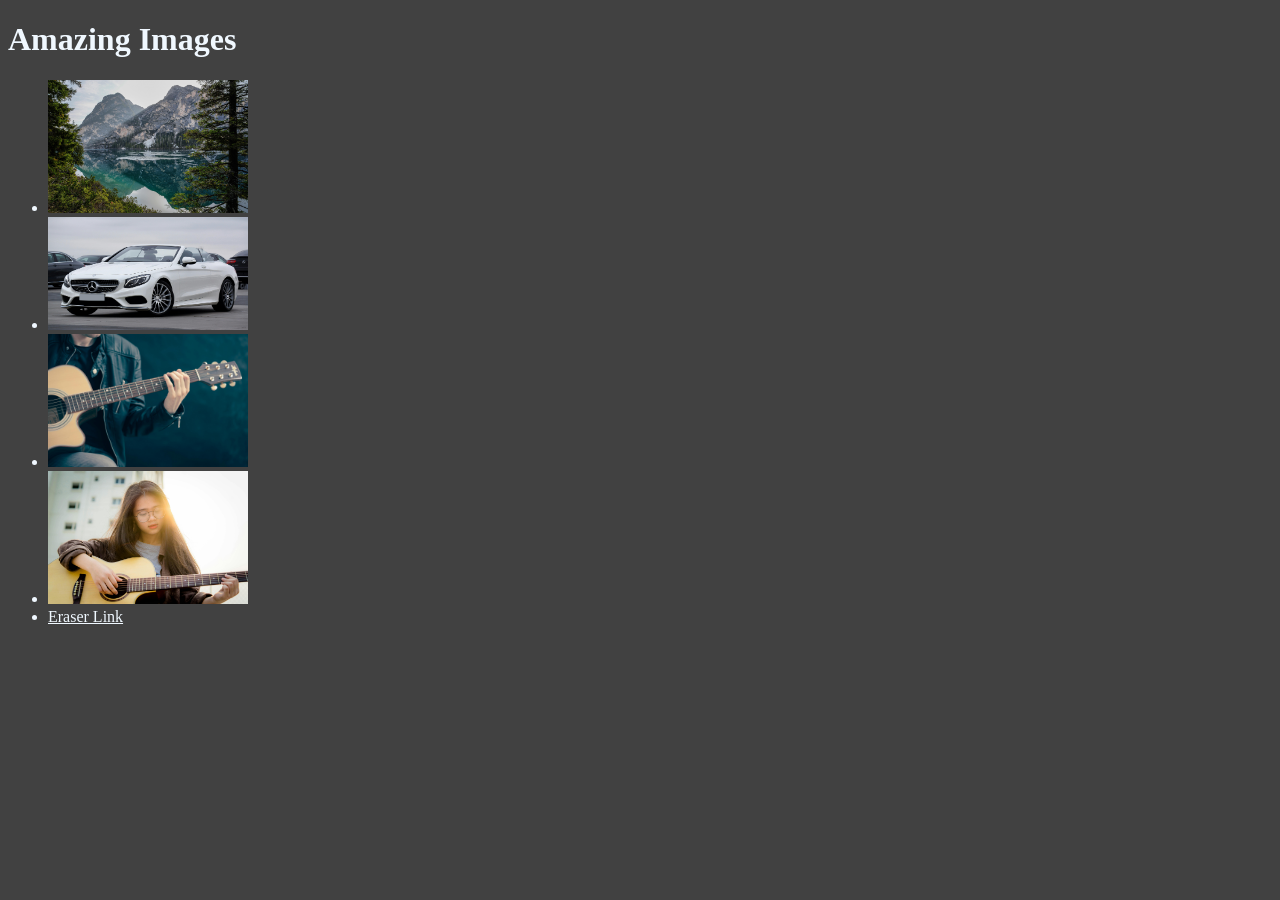
<file: 08_events/index.html>
<!DOCTYPE html>
<html lang="en">
<head>
    <meta charset="UTF-8">
    <meta name="viewport" content="width=device-width, initial-scale=1.0">
    <title>html events</title>
    <style>
        body{
            background-color: #414141;
            color: aliceblue;
        }
        li>img{
            cursor: pointer;
        }
        li > a{
            color: aliceblue;
        }
    </style>
</head>
<body>
    <h1>Amazing Images</h1>
    <ul id="images">
        <li><img width="200px" id="img1" src="pexels-1.jpg" alt=""></li>
        <li><img width="200px" id="img2" src="pexels-2.jpg" alt=""></li>
        <li><img width="200px" id="img3" src="pexels-3.jpg" alt=""></li>
        <li><img width="200px" id="img4" src="pexels-4.jpg" alt=""></li>
        <li><a id="eraser" href="https://app.eraser.io/workspace/xjjx5a6YTsRPWqdFS0br">Eraser Link</a></li>
    </ul>
</body>
<script>
    let img1 = document.getElementById('img1')
    // img1.onclick = () => {
    //     alert("Nature Photo")
    // }

    img1.addEventListener('click', (e) => {
        //console.log(e) //e = object; which have many events
    })


    /* Some Common Events:
        time, timeStamp, defaulPrevented
        target, toElement, srcElement, currentTarget
        clientX, clientY, screenX, screenY, 
        altKey, ctrlKey, shiftKey, keyCode
    */

    //Event Propogation: default val = False, if true = top to bottom
    /*
    document.getElementById('images').addEventListener('click', (e) => {
        console.log('Clicked inside the ul')
    }, true) //false = default event propogation

    document.getElementById('img2').addEventListener('click', (e) => {
        console.log('Car clicked')
        e.stopPropagation() //to stop propogation, only this will work
    }, true) //false = default event propogation

    document.getElementById('eraser').addEventListener('click', (e) => {
        e.preventDefault()
        e.stopPropagation() 
        console.log("Eraser Clicked");
    })
    */

    //Doing small project to understand all: if you click the image image will remove
    document.querySelector('#images').addEventListener('click', (e) => {
        console.log(e.target.parentNode);
        console.log(e.target.tagName)
        if(e.target.tagName === 'IMG') {
            console.log(e.target.id)
            let list = e.target.parentNode
            // list.remove()
            list.parentNode.removeChild(list)
        }
    })

</script>
</html>
</file>
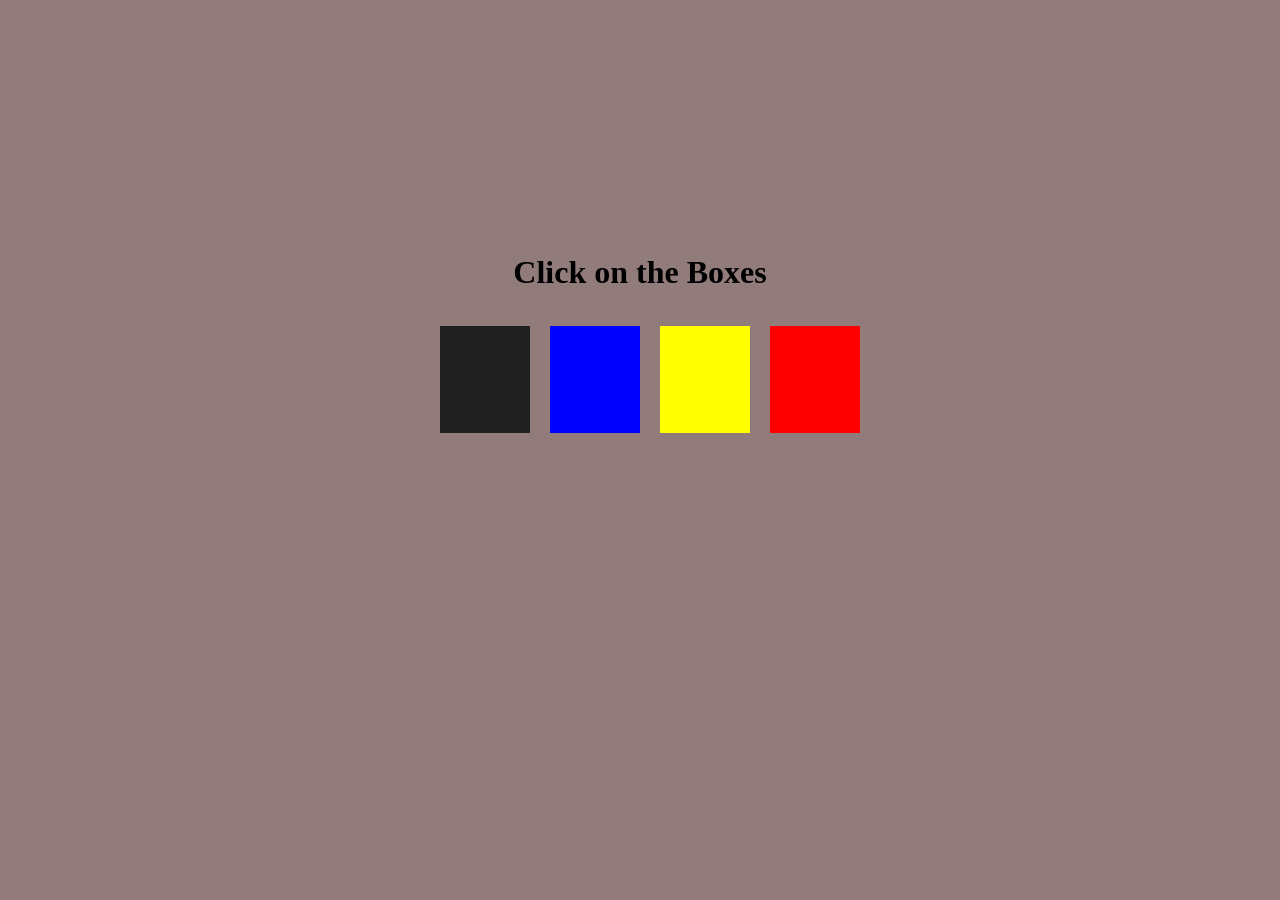
<file: 07_projects/01_Color-Changer/index.html>
<!DOCTYPE html>
<html lang="en">
<head>
    <meta charset="UTF-8">
    <meta name="viewport" content="width=device-width, initial-scale=1.0">
    <title>Color Changer Project</title>
    <link rel="stylesheet" href="style.css">
</head>
<body>
    <div class="container">
        <h1>Click on the Boxes</h1>
        <span class="button" id="black"></span>
        <span class="button" id="blue"></span>
        <span class="button" id="yellow"></span>
        <span class="button" id="red"></span>
    </div>

    <script src="script.js"></script>
</body>
</html>
</file>
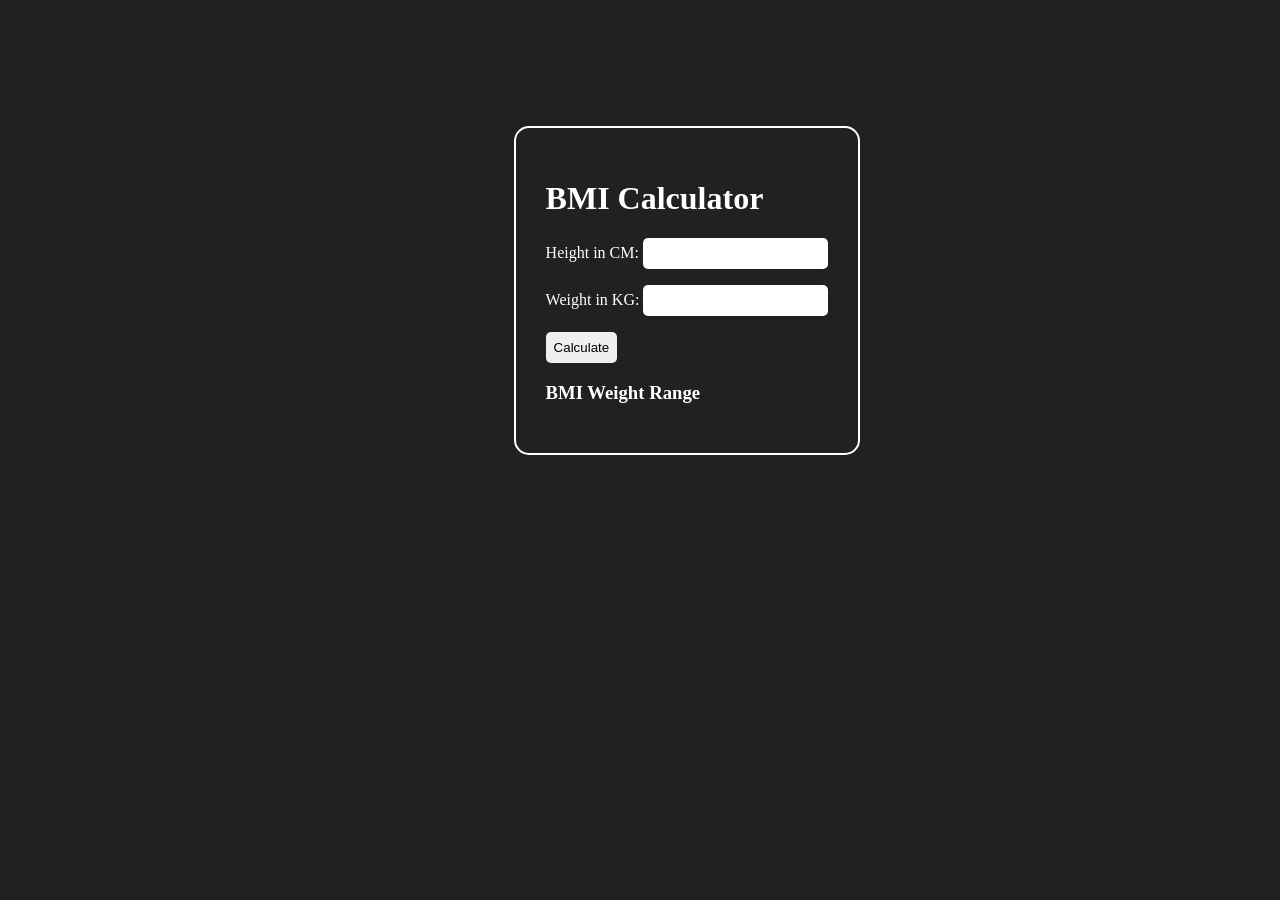
<file: 07_projects/02_BMI-Calculator/index.html>
<!DOCTYPE html>
<html lang="en">
<head>
    <meta charset="UTF-8">
    <meta name="viewport" content="width=device-width, initial-scale=1.0">
    <title>BMI Calculator</title>
    <link rel="stylesheet" href="style.css">
</head>
<body>
    <div class="container">
        <h1>BMI Calculator</h1>
        <form>
            <p>
                <label for="height">Height in CM:</label>
                <input type="text", id="height">
            </p>
            <p>
                <label for="weight">Weight in KG:</label>
                <input type="text" id="weight">
            </p>
            <button>Calculate</button>

            <div class="result"></div>

            <div class="bmi-guide">
                <h3>BMI Weight Range</h3>
                <p id="p1">Under Weight = Less than 18.6</p>
                <p id="p2">Normal Weight = 18.6 to 24.9</p>
                <p id="p3">Over Weight = Greater than 24.9</p>
            </div>
        </form>
    </div>

    <script src="script.js"></script>
</body>
</html>
</file>
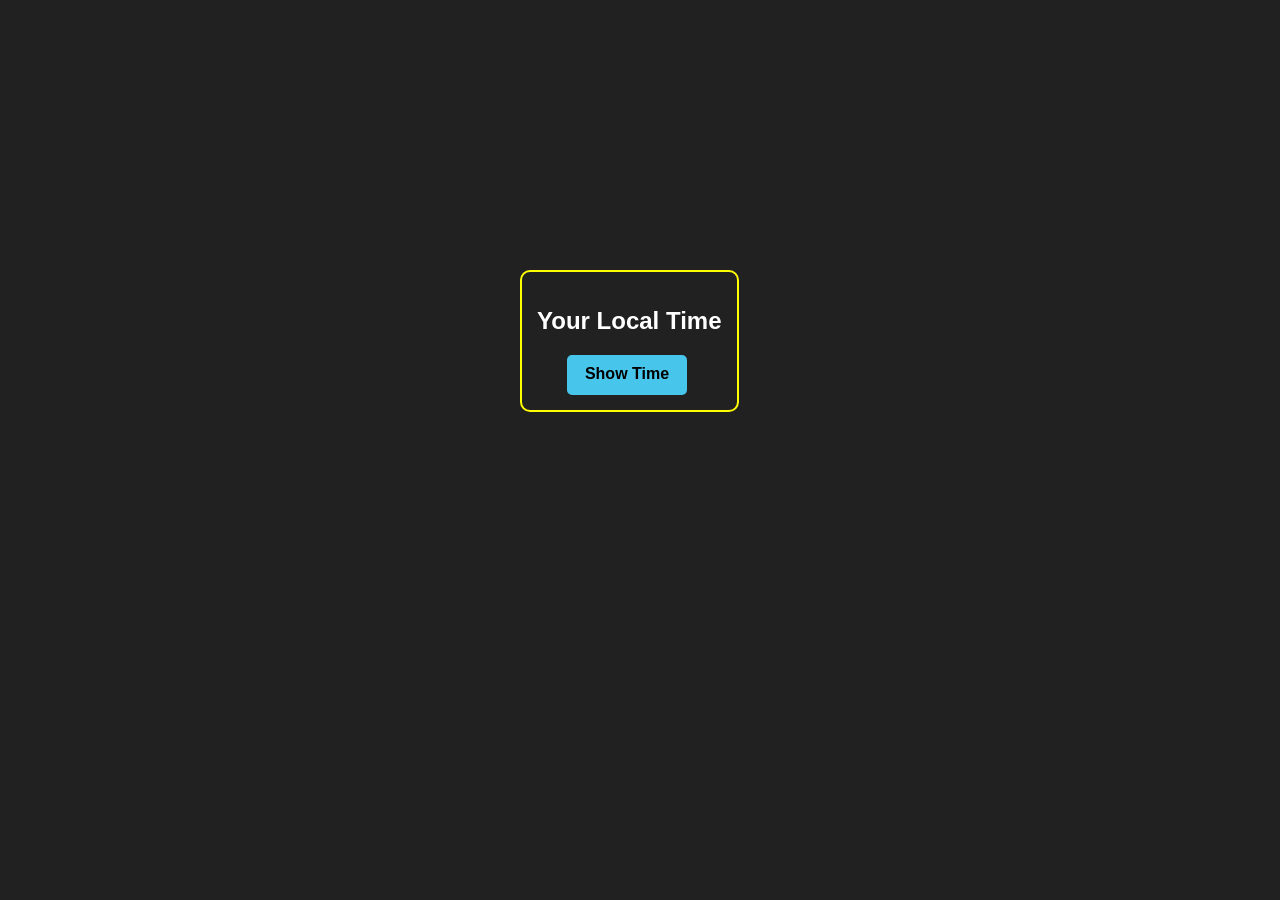
<file: 07_projects/03_Digital-Clock/index.html>
<!DOCTYPE html>
<html lang="en">
<head>
    <meta charset="UTF-8">
    <meta name="viewport" content="width=device-width, initial-scale=1.0">
    <title>Digital Clock</title>
    <style>
        body{
            background-color: #212121;
            color: #fff;
            font-family: Arial, Helvetica, sans-serif;
        }

        .box{
            border: 2px solid yellow;
            border-radius: 10px;
            width: fit-content;
            margin-left: 40vw;
            margin-top: 30vh;
            padding: 15px;
        }

        .clock {
            background-color: #47c5eb;
            border: 2px solid #47c5eb;
            color: black;
            width: 100px;
            height: 20px;
            text-align: center;
            padding: 8px;
            border-radius: 5px;
            margin-left: 30px;
            font-weight: bolder;
        }
        .clock:hover{
            background-color: #212121;
            border: 2px solid white;
            color: white;
        }
    </style>
</head>
<body>
    <div class="box">
        <h2>Your Local Time</h2>
        <div class="clock">Show Time</div>
    </div>

    <script src="script.js"></script>
</body>
</html>
</file>
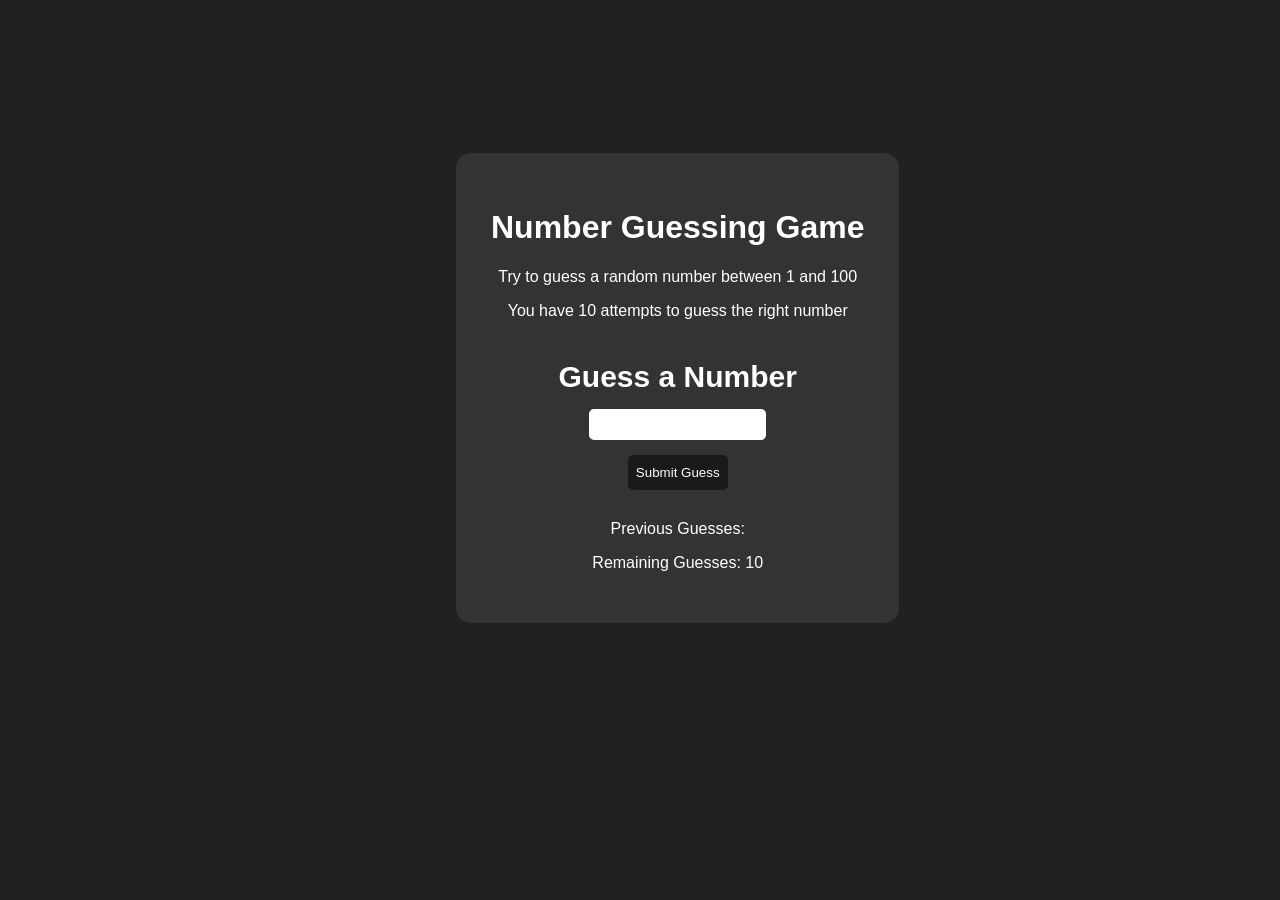
<file: 07_projects/04_Guess-Number/index.html>
<!DOCTYPE html>
<html lang="en">
<head>
    <meta charset="UTF-8">
    <meta name="viewport" content="width=device-width, initial-scale=1.0">
    <title>Guess Number Game</title>
    <link rel="stylesheet" href="style.css">
</head>
<body>
    <div class="card">
        <h1>Number Guessing Game</h1>
        <p>Try to guess a random number between 1 and 100</p>
        <p>You have 10 attempts to guess the right number</p>
        
        <form class="form">
            <label for="guessField" id="guess">Guess a Number</label> <br>
            <input type="text" id="guessField" class="guessField"> <br>
            <input type="submit" id="subt" value="Submit Guess" class="guessSubmit">
        </form>

        <div class="resultParas">
            <p>Previous Guesses: <span class="guesses"></span></p>
            <p>Remaining Guesses: <span class="remainingGuess">10</span></p>
            <p class="lowOrHigh"></p>
            <button id="btn2">Start New Game</button>
        </div>
    </div>

    <script src="script.js"></script>
</body>
</html>
</file>
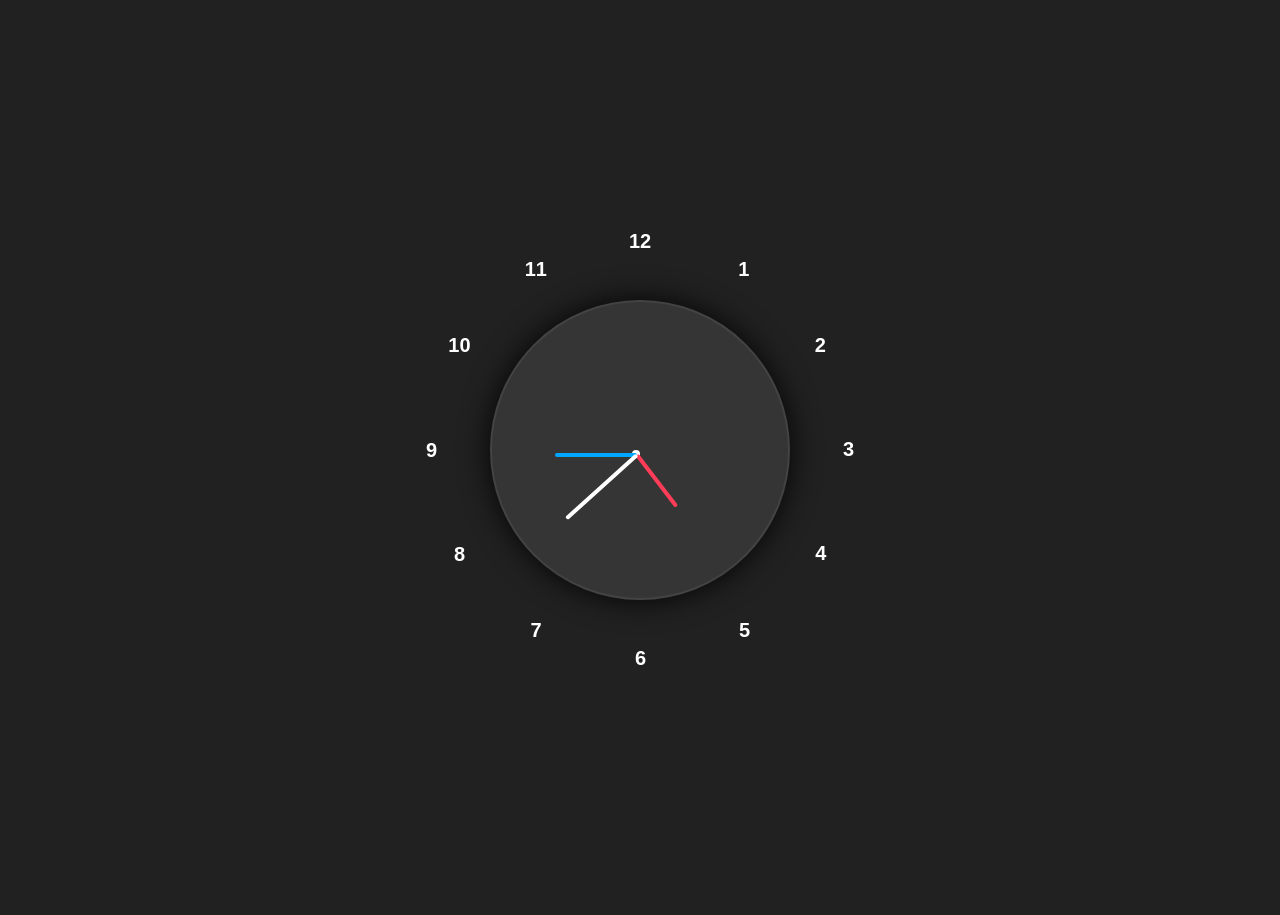
<file: 14_Projects/Analog Clock/index.html>
<!DOCTYPE html>
<html lang="en">
<head>
    <meta charset="UTF-8">
    <meta name="viewport" content="width=device-width, initial-scale=1.0">
    <title>Analog Clock</title>
    <link rel="stylesheet" href="style.css">
</head>
<body>
    <div class="container">
        <div class="clock">

            <div style="--clr:#ff3d58; --h:65px" id="hour" class="hand"><i></i></div>
            <div style="--clr:#00a6ff; --h:82px" id="min" class="hand"><i></i></div>
            <div style="--clr:#fff; --h:95px" id="sec" class="hand"><i></i></div>

            <span style="--i:1;"><b>1</b></span>
            <span style="--i:2;"><b>2</b></span>
            <span style="--i:3;"><b>3</b></span>
            <span style="--i:4;"><b>4</b></span>
            <span style="--i:5;"><b>5</b></span>
            <span style="--i:6;"><b>6</b></span>
            <span style="--i:7;"><b>7</b></span>
            <span style="--i:8;"><b>8</b></span>
            <span style="--i:9;"><b>9</b></span>
            <span style="--i:10;"><b>10</b></span>
            <span style="--i:11;"><b>11</b></span>
            <span style="--i:12;"><b>12</b></span>
        </div>
    </div>

    <script src="script.js"></script>
</body>
</html>
</file>
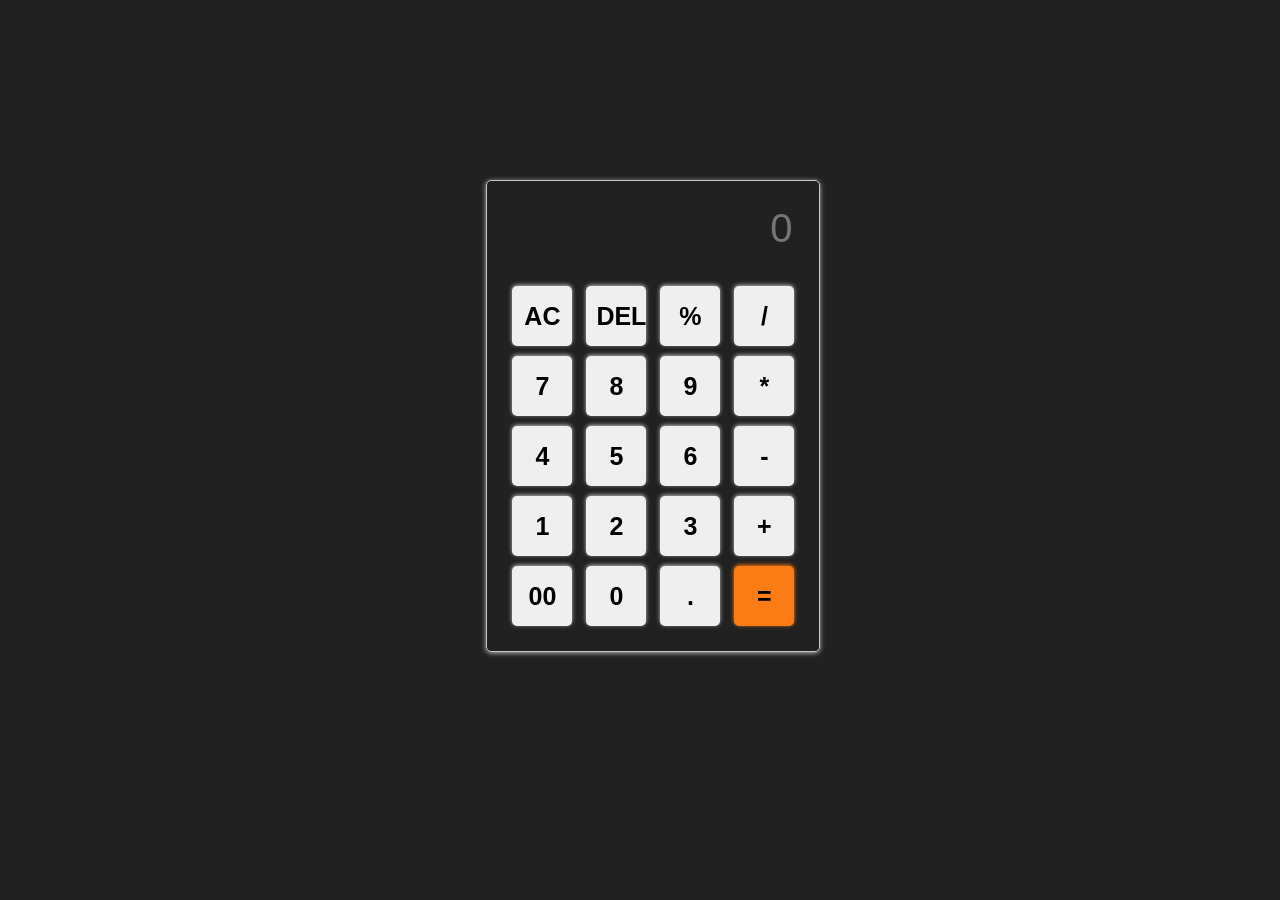
<file: 14_Projects/Calculator/index.html>
<!DOCTYPE html>
<html lang="en">
<head>
    <meta charset="UTF-8">
    <meta name="viewport" content="width=device-width, initial-scale=1.0">
    <title>Calculator</title>
    <link rel="stylesheet" href="style.css">
</head>
<body>
    <div class="card">
        <input class="inputBtn" type="text" placeholder="0">
        <div class="row">
            <button>AC</button>
            <button>DEL</button>
            <button>%</button>
            <button>/</button>
        </div>
        <div class="row">
            <button>7</button>
            <button>8</button>
            <button>9</button>
            <button>*</button>
        </div>
        <div class="row">
            <button>4</button>
            <button>5</button>
            <button>6</button>
            <button>-</button>
        </div>
        <div class="row">
            <button>1</button>
            <button>2</button>
            <button>3</button>
            <button>+</button>
        </div>
        <div class="row">
            <button>00</button>
            <button>0</button>
            <button>.</button>
            <button id="equalBtn">=</button>
        </div>
    </div>

    <script src="script.js"></script>
</body>
</html>
</file>
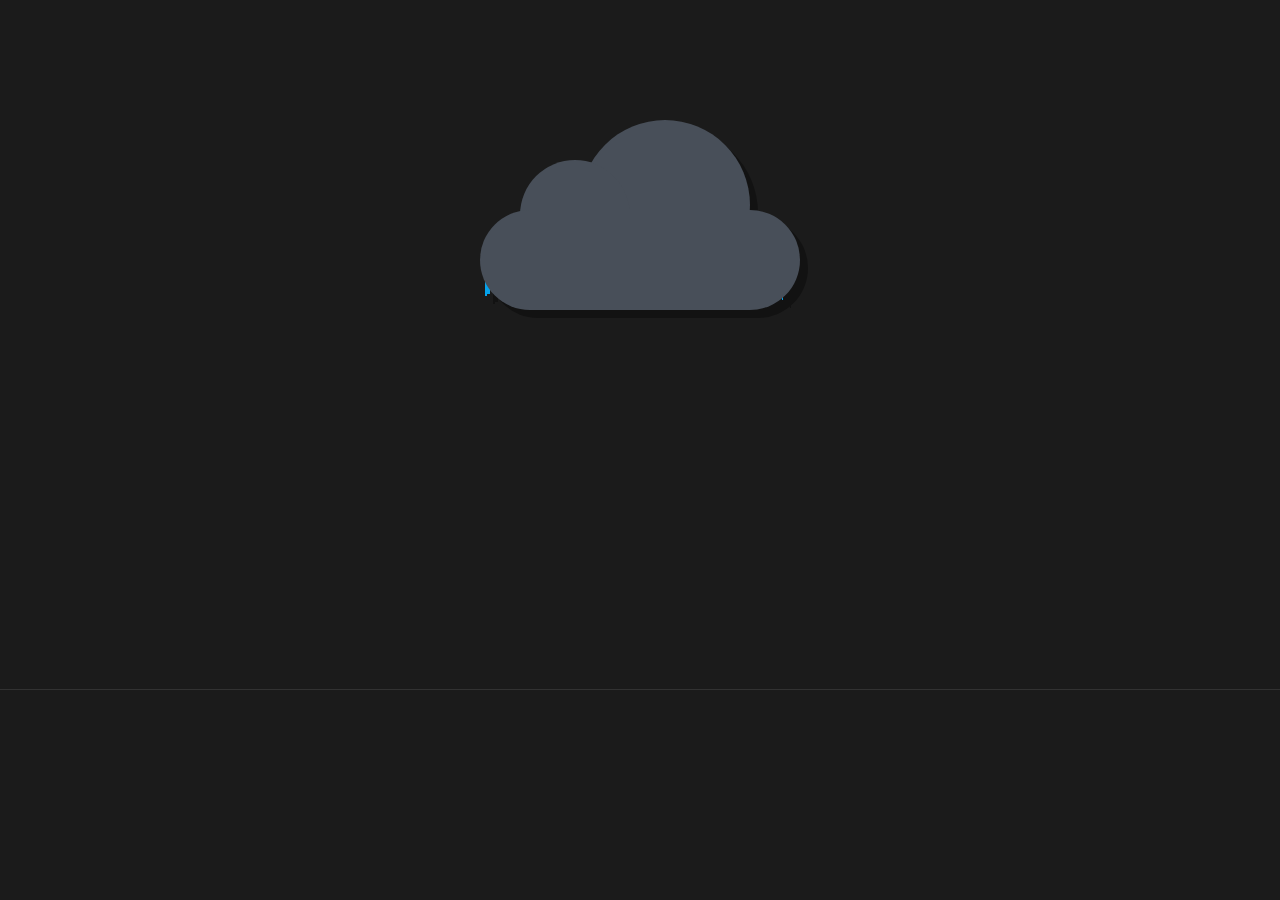
<file: 14_Projects/Rain & Lighting project/index.html>
<!DOCTYPE html>
<html lang="en">
<head>
    <meta charset="UTF-8">
    <meta name="viewport" content="width=device-width, initial-scale=1.0">
    <title>Rain & Lighting Animation</title>
    <link rel="stylesheet" href="style.css">
</head>
<body>
    <div class="container">
        <div class="cloud"></div>
    </div>

    <script>
        function rain() {
            let cloud = document.querySelector(".cloud");
            let box = document.createElement('div');
            let left = Math.floor(Math.random() * 310);
            let width = Math.random() * 5;
            let height = Math.random() * 50;
            let duration = Math.random() * 0.5;
            
            box.classList.add('drop');
            cloud.appendChild(box);
            box.style.left = left + 'px';
            box.style.width = 0.5 + width + 'px';
            box.style.height = 0.5 + height + 'px';
            box.style.animateDuration = 1 + duration + 's';

            setTimeout(() => {
                cloud.removeChild(box);
            }, 2000);
        }

        setInterval(() => {
            rain();
        }, 20);
    </script>
</body>
</html>
</file>
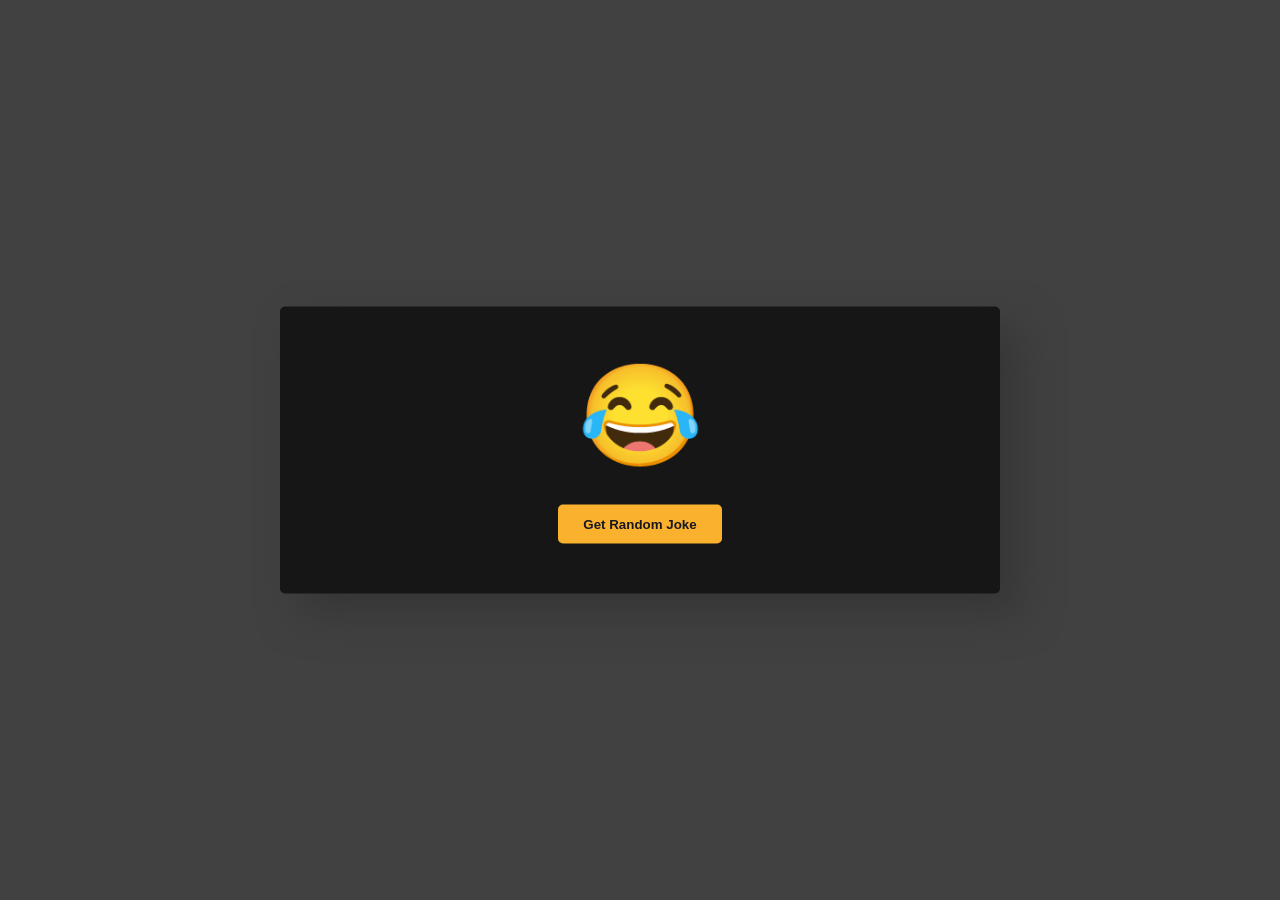
<file: 14_Projects/Random Joke generate/index.html>
<!DOCTYPE html>
<html lang="en">
<head>
    <meta charset="UTF-8">
    <meta name="viewport" content="width=device-width, initial-scale=1.0">
    <title>Random Joke Generator</title>
    <link rel="stylesheet" href="style.css">
</head>
<body>
    <div class="card">
        <span>&#128514</span>
        <p id="joke"></p>
        <button id="btn">Get Random Joke</button>
    </div>

    <script src="script.js"></script>
</body>
</html>
</file>
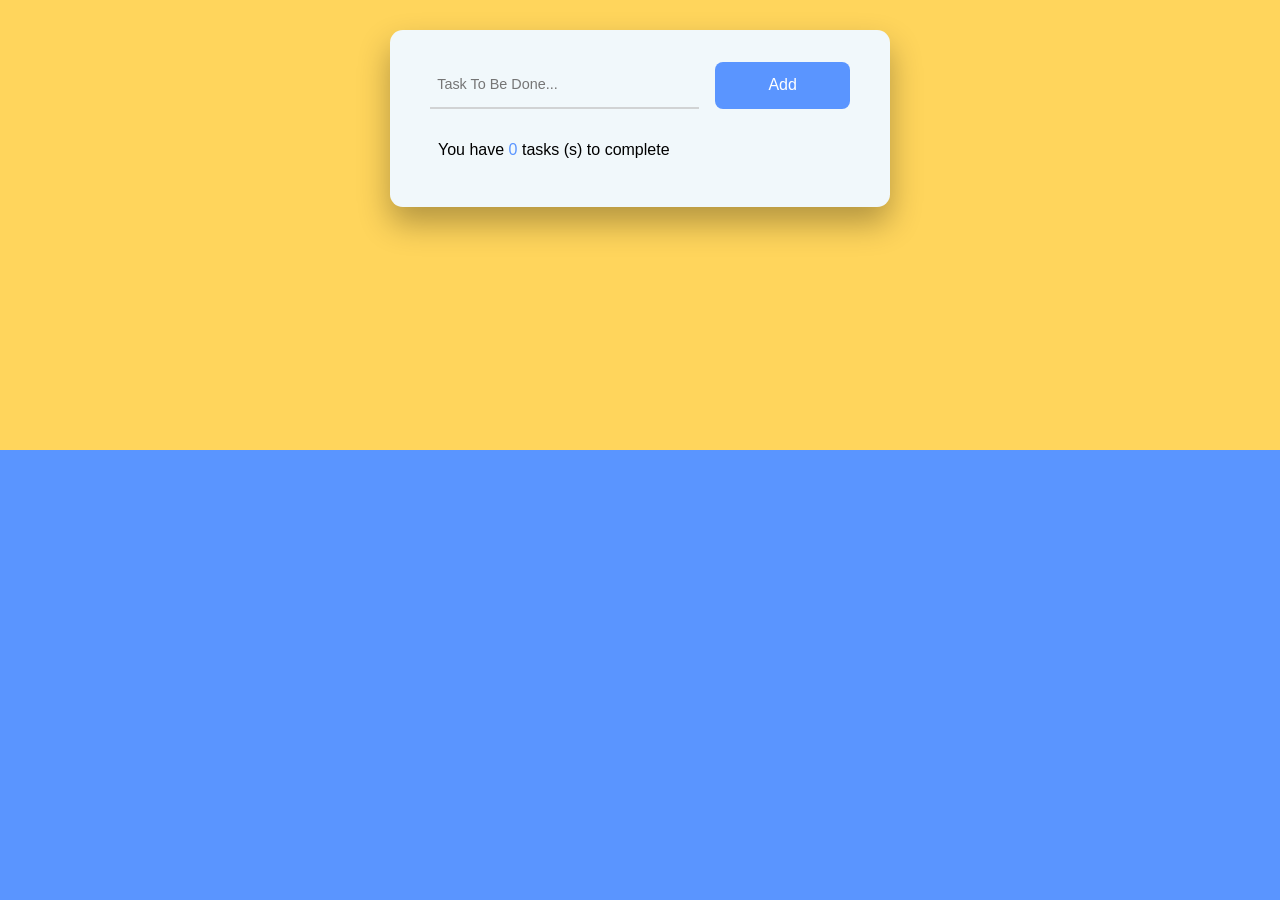
<file: 14_Projects/To Do List/index.html>
<!DOCTYPE html>
<html lang="en">
<head>
    <meta charset="UTF-8">
    <meta name="viewport" content="width=device-width, initial-scale=1.0">
    <title>To Do List</title>
    <link rel="stylesheet" href="style.css">
</head>
<body>
    <div class="app">
        <div class="container">
            <div id="wrapper">
                <input type="text" placeholder="Task To Be Done...">
                <button id="add-btn">Add</button>

            </div>
            <div id="tasks">
                <p id="pending-tasks">You have <span class="count-value">0</span> tasks (s) to complete</p>
            </div>
        </div>
        <p id="error">Input cannot be empty!</p>
    </div>
    
    <script src="script.js"></script>
</body>
</html>
</file>
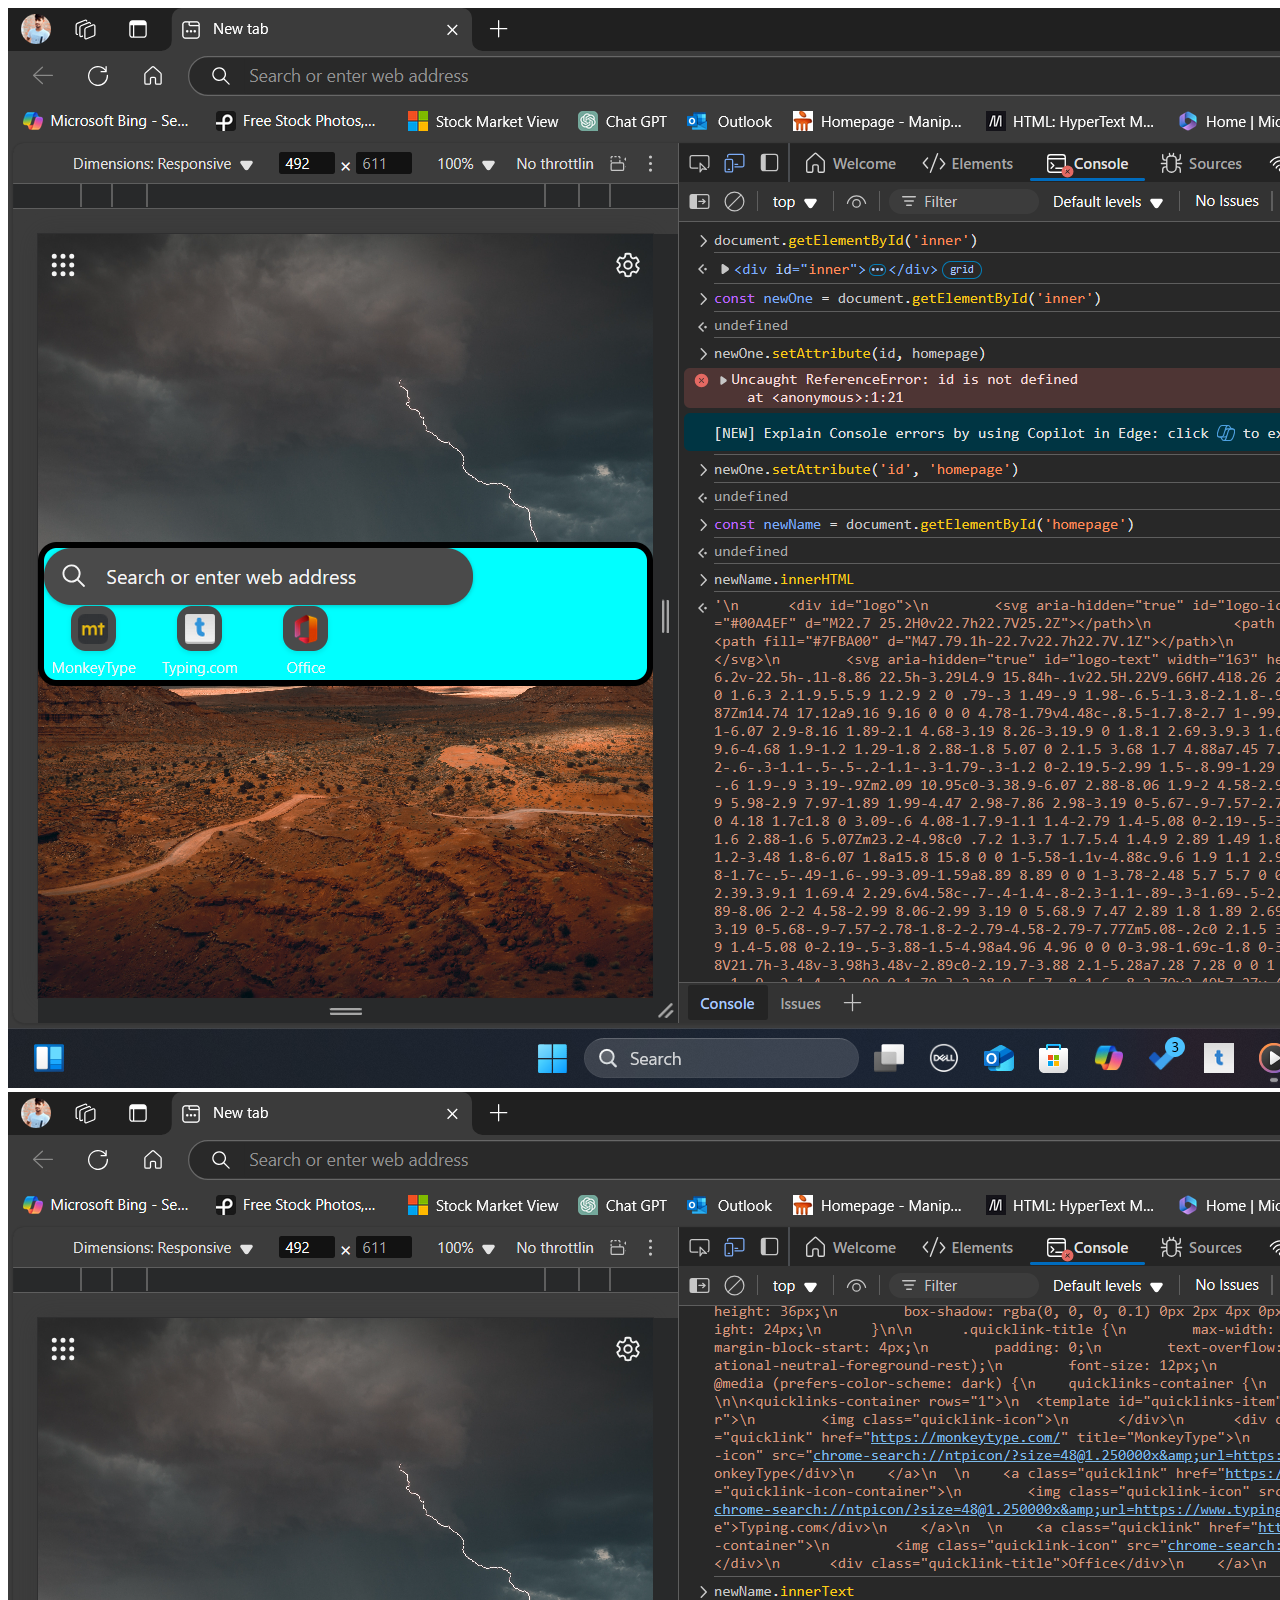
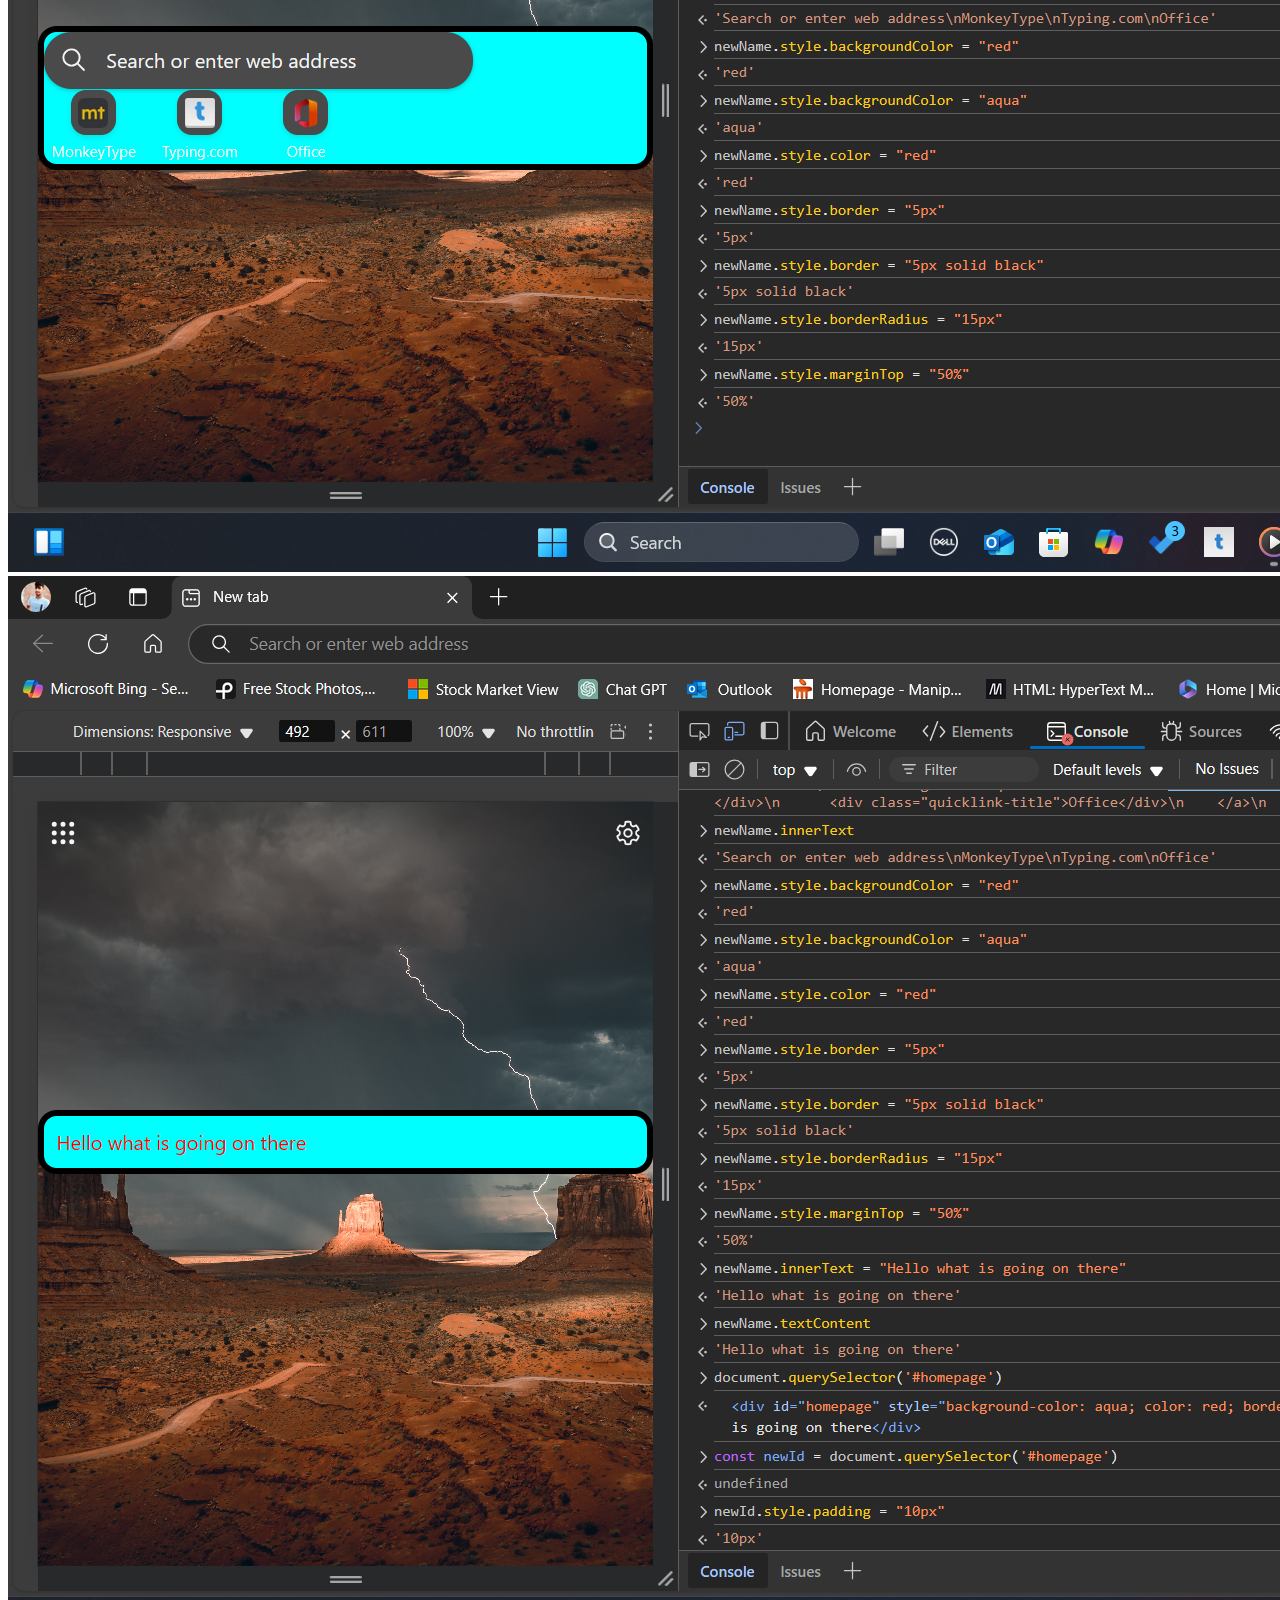
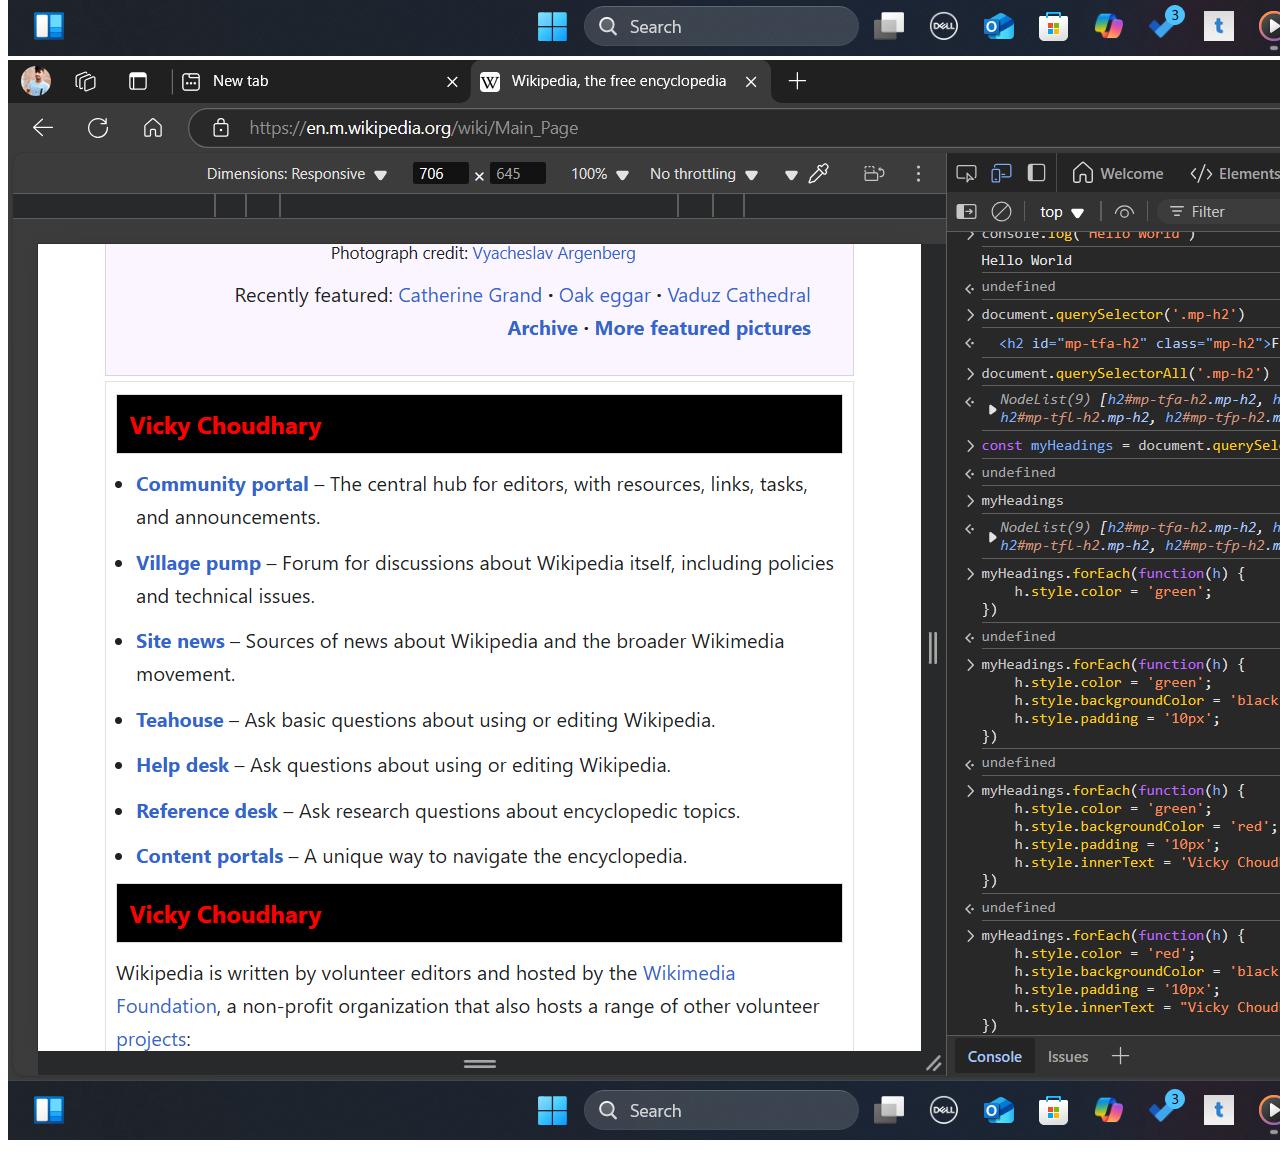
<file: 06_dom/index1.html>
<!DOCTYPE html>
<html lang="en">
<head>
    <meta charset="UTF-8">
    <meta name="viewport" content="width=device-width, initial-scale=1.0">
    <title>Document Object Model | DOM Manipulation</title>
</head>
<body>
    <div class="day1">
        <img src="Screenshot (647).png" alt="first">
        <img src="Screenshot (648).png" alt="first">
        <img src="Screenshot (649).png" alt="first">
        <img src="Screenshot (650).png" alt="first">
    </div>
</body>
</html>
</file>
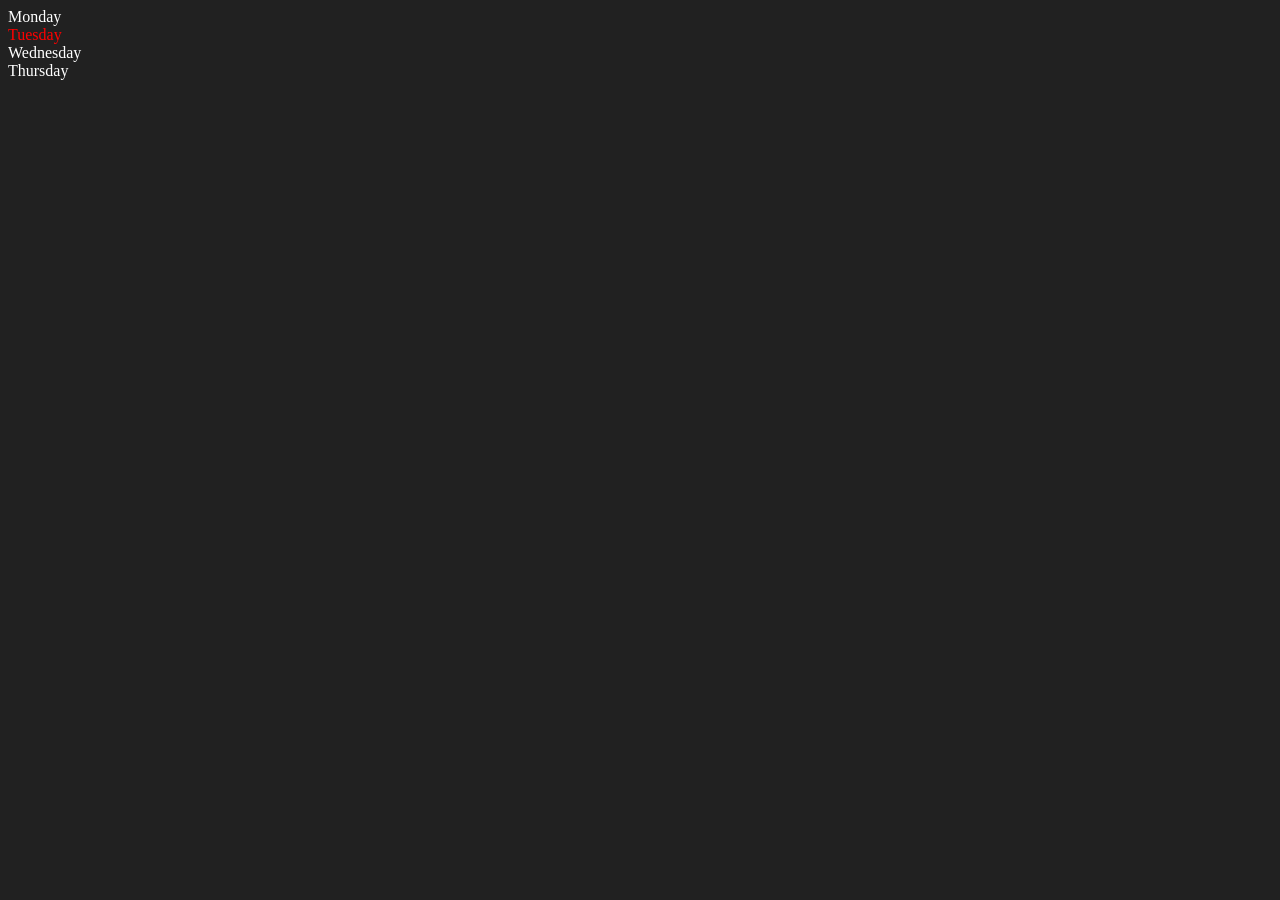
<file: 06_dom/index2.html>
<!DOCTYPE html>
<html lang="en">
<head>
    <meta charset="UTF-8">
    <meta name="viewport" content="width=device-width, initial-scale=1.0">
    <title>DOM Manipulation</title>
</head>
<body style="background-color: #212121; color: #fff;">
    <div class="parent">
        <div class="day">Monday</div>
        <div class="day">Tuesday</div>
        <div class="day">Wednesday</div>
        <div class="day">Thursday</div>
    </div>
</body>

<script>
    const parent = document.querySelector(".parent")
    console.log(parent)
    console.log(parent.children)
    console.log(parent.children[1].innerText)

    let n = parent.children.length
    for(let i=0; i<n; i++) {
        console.log(parent.children[i].innerText)
    }

    parent.children[1].style.color = "red";
    console.log(parent.firstElementChild)
    console.log(parent.lastElementChild)

    const dayOne = document.querySelector('.day')
    console.log(dayOne)
    console.log(dayOne.parentElement)
    console.log(dayOne.nextElementSibling)

    console.log("Nodes: ", parent.childNodes)
</script>
</html>
</file>
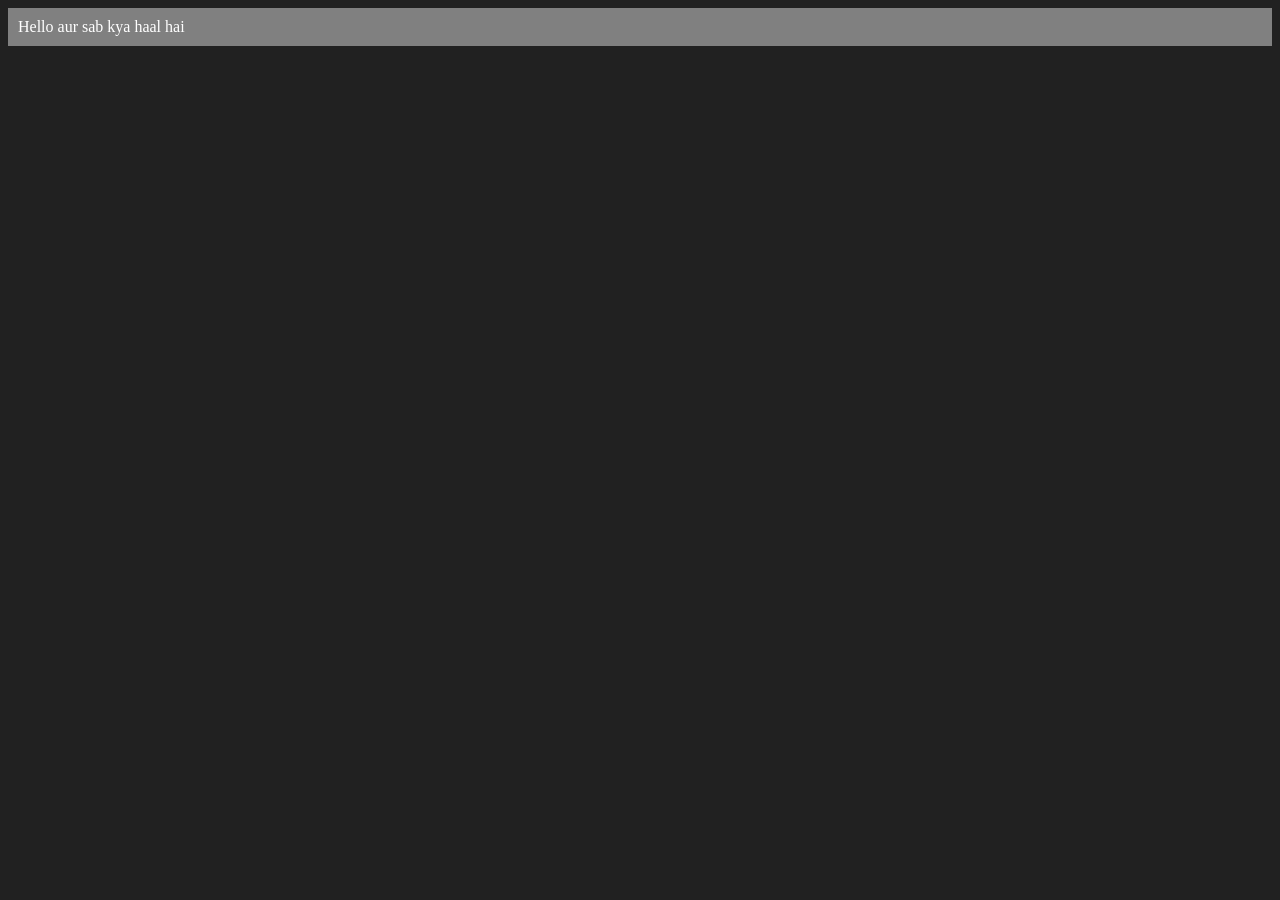
<file: 06_dom/index3.html>
<!DOCTYPE html>
<html lang="en">
<head>
    <meta charset="UTF-8">
    <meta name="viewport" content="width=device-width, initial-scale=1.0">
    <title>Creating Elements in Js</title>
</head>
<body style="background-color: #212121; color: #fff;">
    
</body>

<script>
    const div = document.createElement('div')
    console.log(div)

    div.className = "main"
    // div.id = "myId"
    div.id = Math.round(Math.random() * 10 + 1)
    div.setAttribute("title", "NewMan")
    div.style.backgroundColor = "grey"
    div.style.padding = "10px"
    // div.innerText = "Hello aur sab kya haal hai"
    const addText = document.createTextNode("Hello aur sab kya haal hai")
    div.appendChild(addText)

    //Now attaching file/div on page/screen
    document.body.appendChild(div)
 </script>
</html>
</file>
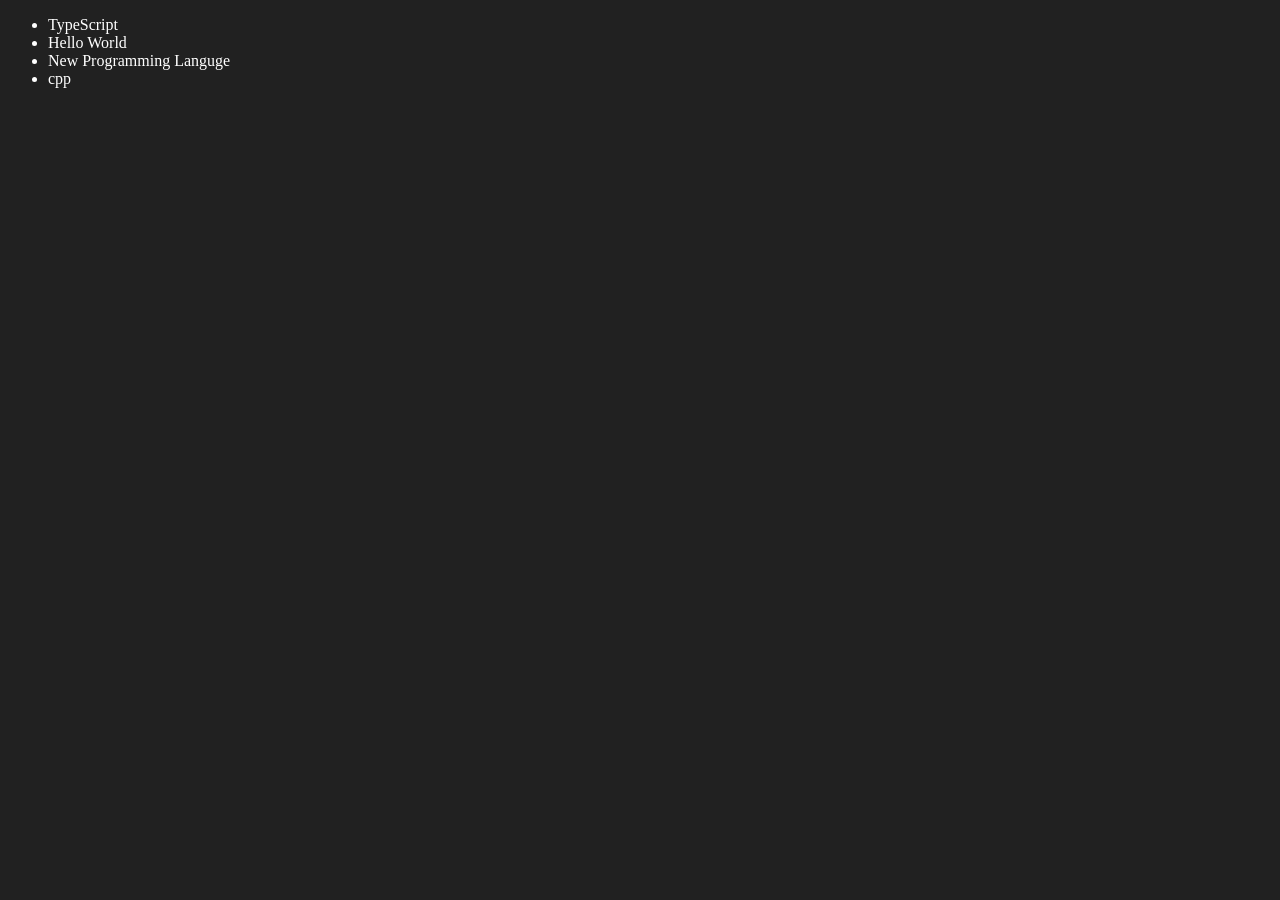
<file: 06_dom/index4.html>
<!DOCTYPE html>
<html lang="en">
<head>
    <meta charset="UTF-8">
    <meta name="viewport" content="width=device-width, initial-scale=1.0">
    <title>Document</title>
</head>
<body style="background-color: #212121; color: #fff;">
    <ul class="language">
        <li>JavaScript</li>
    </ul>
</body>
<script>
    //Creating and attaching elements by JavaScript
    function addLanguage(langName) {
        const li = document.createElement('li')
        li.innerHTML = `${langName}`
        const temp = document.querySelector('.language')
        temp.appendChild(li)
    }
    addLanguage('Python')
    addLanguage('Java')

    //Another Optimized way
    function addLanguage1(langName) {
        const list = document.createElement('li')
        // const addText = document.createTextNode(langName)
        // list.appendChild(addText) //or
        list.appendChild(document.createTextNode(langName))
        document.querySelector('.language').appendChild(list)
    }
    addLanguage1('cpp')
    addLanguage1('Ruby')

    //Edit
    const secondLang = document.querySelector("li:nth-child(2)");
    secondLang.innerHTML = "Hello World"
    //another optimized way
    const thirdLang = document.querySelector("li:nth-child(3)");
    const newLi = document.createElement('li')
    newLi.textContent = "New Programming Languge"
    thirdLang.replaceWith(newLi)

    //Edit: another example
    const firstLang = document.querySelector("li:first-child")
    firstLang.outerHTML = "<li>TypeScript</li>"

    //Remove
    const lastLang = document.querySelector("li:last-child")
    lastLang.remove();

</script>
</html>
</file>
<file: 07_projects/01_Color-Changer/style.css>
body {
    display: flex;
    justify-content: center;
    /* align-items: center; */
    text-align: center;
    background-color: #927b7b;
}

.container {
    margin-top: 25vh;
}

.button{
    padding: 45px;
    /* border: 2px solid black; */
    margin-left: 20px;
}
.button:hover {
    cursor: pointer;
}

h1 {
    margin-bottom: 80px;
}

#black {
    background-color: #212121;
}

#blue {
    background-color: blue;
}

#yellow {
    background-color: yellow;
}

#red {
    background-color: red;
}
</file>
<file: 07_projects/02_BMI-Calculator/style.css>
body {
    background-color: #212121;
    color: #fff;
}

.container {
    border: 2px solid white;
    width: fit-content;
    padding: 30px;
    border-radius: 15px;
    margin-left: 40%;
    margin-top: 10%;
}

input {
    padding: 8px;
    border-radius: 5px;
    border: transparent;
}
input:hover {
    cursor: pointer;
}
button {
    padding:  8px;
    border-radius: 5px;
    border: transparent;
}
button:hover {
    cursor: pointer;
}

.bmi-guide > p {
    /* visibility: hidden; */
    display: none;
    /* display: block; */
}
</file>
<file: 07_projects/04_Guess-Number/style.css>
body {
    background-color: #212121;
    color: #fff;
    font-family: Arial, Helvetica, sans-serif;
}

.card {
    padding: 35px;
    background-color: #333333;
    /* background: linear-gradient(11deg, rgb(76, 142, 142), rgb(135, 91, 135), rgb(153, 144, 90)); */
    width: fit-content;
    margin-left: 35vw;
    margin-top: 17vh;
    text-align: center;
    border-radius: 15px;
}
form {
    margin-top: 40px;
    margin-bottom: 30px;
}

input {
    margin-top: 15px;
}
#guess {
    font-size: 30px;
    font-weight: bold;
}
#subt{
    cursor: pointer;
    height: 35px;
    background-color: #1a1a1a;
    color: white;
    border-radius: 5px;
    border: 2px solid  #1a1a1a;
}
input {
    height: 25px;
    border-radius: 5px;
    border: 2px solid white;
}
button{
    cursor: pointer;
    height: 30px;
    border-radius: 5px;
    border: 2px solid  white;
}

#btn2 {
    display: none;
    margin-left: 35%;
}
</file>
<file: 14_Projects/Analog Clock/style.css>
*{
    margin: 0;
    padding: 0;
    box-sizing: border-box;
    font-family: sans-serif;
    color: #fff;
}

body {
    display: flex;
    justify-content: center;
    align-items: center;
    min-height: 100vh;
    background-color: #212121;
}

.clock {
    width: 300px;
    height: 300px;
    border-radius: 50%;
    background-color: #363535;
    border: 2px solid #444343;
    box-shadow: 0 0 30px rgba(0, 0, 0, 0.9);
}

.clock span {
    position: absolute;
    transform: rotate(calc(30deg *  var(--i)));
    inset: 12px;
    inset: 230px;
    text-align: center;
}

.clock span b {
    transform: rotate(calc(-30deg * var(--i)));
    display: inline-block;
    font-size: 20px;
}

.clock::before {
    content: '';
    position: absolute;
    right: 50%;
    top: 50%;
    width: 8px;
    height: 8px;
    border-radius: 50%;
    background-color: #fff;
}

.hand {
    position: absolute;
    left: 49.8%;
    top: 50.5%;
    display: flex;
    justify-content: center;
    align-items: flex-end;
}
.hand i {
    position: absolute;
    background-color: var(--clr);
    width: 4px;
    height: var(--h);
    border-radius: 70px;
}
</file>
<file: 14_Projects/Calculator/style.css>
* {
    margin: 0;
    padding: 0;
    box-sizing: border-box;
}
body {
    background-color: #212121;
    color: #fff;
}

.card {
    display: inline-block;
    position: absolute;
    top: 20%;
    left: 38vw;
    border: 1px solid #c6c6c6;
    padding: 20px;
    border-radius: 5px;
    box-shadow: 0 1px 5px #bdbdbd;
}

input {
    padding: 5px;
    width: fit-content;
    width: 290px;
    margin-bottom: 25px;
    border: none;
    background: transparent;
    text-align: right;
    font-size: 40px;
    color: #fff;
}
button {
    padding: 10px;
    border: none;
    border-radius: 5px;
    height: 60px;
    width: 60px;
    margin: 5px;
    cursor: pointer;
    box-shadow: 0 -1px 4px #bdbdbd;
    font-weight: 700;
    font-size: 25px;
    transition: all 1s ease;
}
button:hover {
    background-color: #fb7c14;
    box-shadow: 0 -1px 4px #fb7c14;
}

#equalBtn {
    background-color: #fb7c14;
    box-shadow: 0 -1px 4px #fb7c14;
}
</file>
<file: 14_Projects/Rain & Lighting project/style.css>
* {
    margin: 0;
    padding: 0;
    box-sizing: border-box;
}

body {
    display: flex;
    justify-content: center;
    align-items: center;
    min-height: 100vh;
    background: #1b1b1b;
}

.container {
    position: relative;
    width: 100%;
    height: 480px;
    display: flex;
    justify-content: center;
    border-bottom: 1px solid rgba(255, 255, 255, 0.1);
}

.container .cloud {
    position: relative;
    width: 320px;
    height: 100px;
    border-radius: 100px;
    filter: drop-shadow(8px 8px 0 #0005);
    animation: animateCloud 2s steps(1) infinite;
}
@keyframes animateCloud {
    
    0% {
        filter: drop-shadow(8px 8px 0 #0001) drop-shadow(0 0 0 #fff) brightness(1);
    }
    95% {
        filter: drop-shadow(8px 8px 0 #0001) drop-shadow(0 0 50px #fff5) brightness(10);
    }
}

.container .cloud::before {
    content: '';
    position: absolute;
    top: -50px;
    left: 40px;
    width: 110px;
    height: 110px;
    border-radius: 50%;
    background: #484f59;
    box-shadow: 90px -10px 0 30px #484f59;
}
.container .cloud::after {
    content: '';
    position: absolute;
    inset: 0;
    border-radius: 100px;
    background: #484f59;
    z-index: 1000;
}

.container .cloud .drop {
    position: absolute;
    top: 0;
    top: 40px;
    background: #05a2eb;
    width: 2px;
    height: 10px;
    transform-origin: bottom;
    animation: animateRain 2s linear infinite;
}
@keyframes animateRain {
    0% {
        transform: translateY(0) scaleY(1);
    }
    70% {
        transform: translateY(360px) scaleY(1);
    }
    80% {
        transform: translateY(360px) scaleY(1);
    }
    100% {
        transform: translateY(360px) scaleY(0) scaleX(15);
    }
}
</file>
<file: 14_Projects/Random Joke generate/style.css>
*{
    padding: 0;
    margin: 0;
    box-sizing: border-box;
}
body {
    background-color: #fab22e;
    background-color: #414141;
    color: aliceblue;
}

.card {
    width: 80vmin;
    padding: 50px 40px;
    background-color: #151615;
    position: absolute;
    transform: translate(-50%, -50%);
    top: 50%;
    left: 50%;
    border-radius: 5px;
    box-shadow: 20px 20px 40px #613f0066;  
    box-shadow: 20px 20px 40px #363636;  
}
span {
    display: block;
    text-align: center;
    font-size: 100px;
}
p {
    font-size: 16px;
    font-weight: 400;
    text-align: center;
    word-wrap: break-word;
    line-height: 35px;
    margin: 30px 0;
    opacity: 0;
}
.fade {
    opacity: 1;
    transition: opacity 1.5s;
}
button {
    display: block;
    background-color: #fab22e;
    border: none;
    padding: 5px;
    color: #171721;
    font-weight: 600;
    border-radius: 5px;
    padding: 12px 25px;
    margin: 0 auto;
    cursor: pointer;
}
</file>
<file: 14_Projects/To Do List/style.css>
* {
    margin: 0;
    padding: 0;
    box-sizing: border-box;
}
body {
    height: 100vh;
    background: linear-gradient(#ffd55c 50%, #5a95ff 50%);
}

.app {
    font-family: Arial, Helvetica, sans-serif;
    width: min(95vw, 31.25em);
    position: absolute;
    margin: auto;
    left: 0;
    right: 0;
    top: 1.875em;
}

.container {
    padding: 2em 2.5em;
    background-color: #f1f8fb;
    box-shadow: 0 1em 2em rgba(0,0,0,0.3);
    border-radius: 0.8em;
}
#wrapper {
    /* position: absolute; */
    position: relative;
    display: grid;
    grid-template-columns: 8fr 4fr;
    gap: 1em;
}
#wrapper input {
    width: 100%;
    background-color: transparent;
    color: #111111;
    font-size: 0.9em;
    border: none;
    border-bottom: 2px solid #d1d3d4;
    padding: 1em 0.5em;
}
#wrapper input:focus {
    outline: none;
    border-color: #5a95ff;
}
#wrapper button {
    position: relative;
    border-radius: 0.5em;
    font-weight: 500;
    font-size: 1em;
    background-color: #5a95ff;
    border: none;
    color: #fff;
    cursor: pointer;
}
#tasks {
    margin-top: 1em;
    border-radius: 0.5em;
    width: 100%;
    position: relative;
    padding: 1em 0.5em;
}
.task {
    background-color: #fff;
    padding: 0.8em 1em;
    display: grid;
    grid-template-columns: 1fr 8fr 2fr 2fr;
    gap: 1em;
    border-radius: 0.5em;
    box-shadow: 0 0.5em 1em rgba(0, 0, 0, 0.05);
    align-items: center;
    cursor: pointer;
}
.task:not(:first-child) {
    margin-top: 1em;
}
.task input[type="checkbox"] {
    position: relative;
    appearance: none;
    height: 20px;
    width: 20px;
    border-radius: 50%;
    border: 2px solid #e1e1e1;
}
.task input[type="checkbox"]::before {
    content: "";
    position: absolute;
    transform: translate(-50%, -50%);
    top: 50%;
    left: 50%;
}
.task input[type="checkbox"]:checked {
    background-color: #5a95ff;
    border-color: #5a95ff;
}
.task input[type="checkbox"]:checked::before {
    position: absolute;
    content: "\f00c";
    color: #fff;
    font-size: 0.8em;
    font-family: sans-serif;
    font-weight: 900;
}
.task span {
    font: 0.9em;
    font-weight: 400;
    word-break: break-all;
}
.task button {
    color: #fff;
    width: 100%;
    padding: 1em 0;
    border-radius: 0.5em;
    border: none;
    cursor: pointer;
    outline: none;
}
.edit {
    background-color: #5a95ff;
}
.delete {
    background-color: #ff5c5c;
}
#pending-tasks span {
    color: #5a95ff;
}
.completed {
    text-decoration: line-through;
    color: #a0a0a0;
}

#error {
    text-align: center;
    background-color: #fff;
    color: #ff5c5c;
    margin-top: 1.15em;
    padding: 1em 0;
    border-radius: 0.8em;
    display: none;
}
</file>
